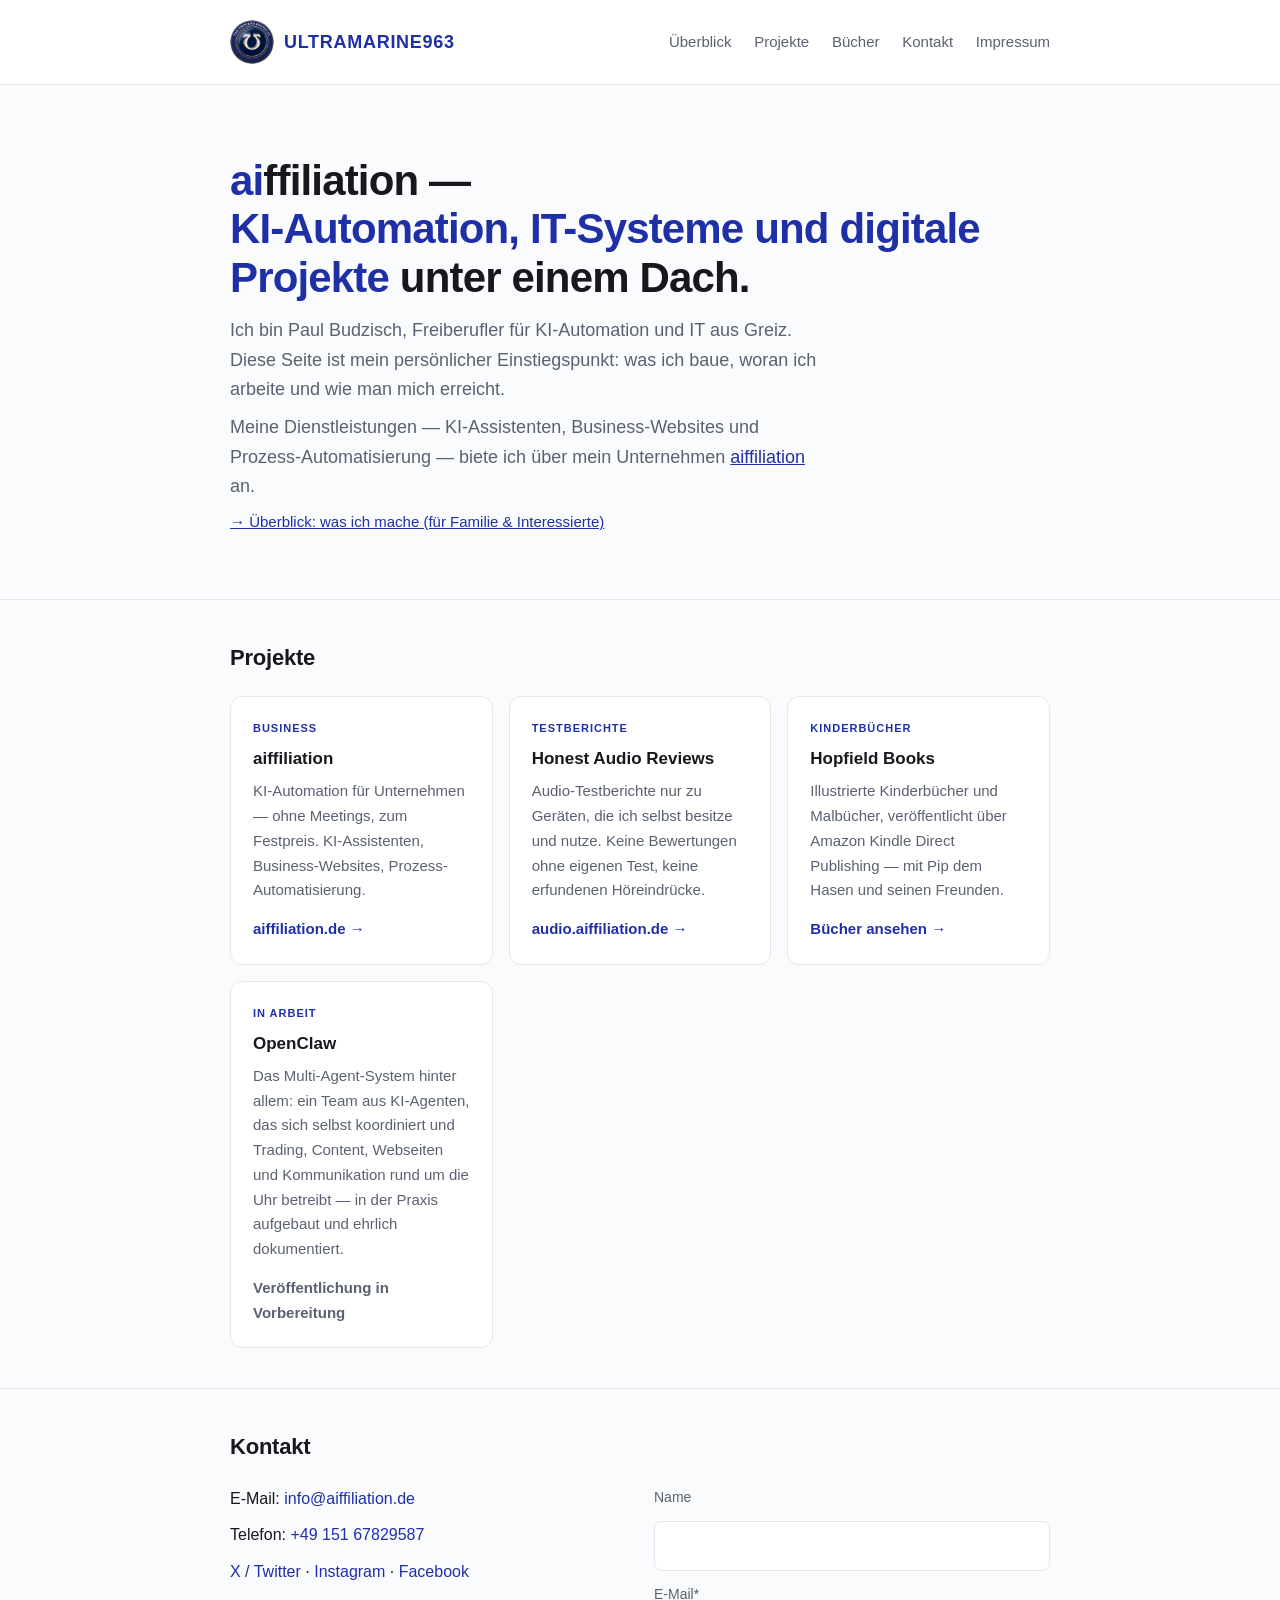
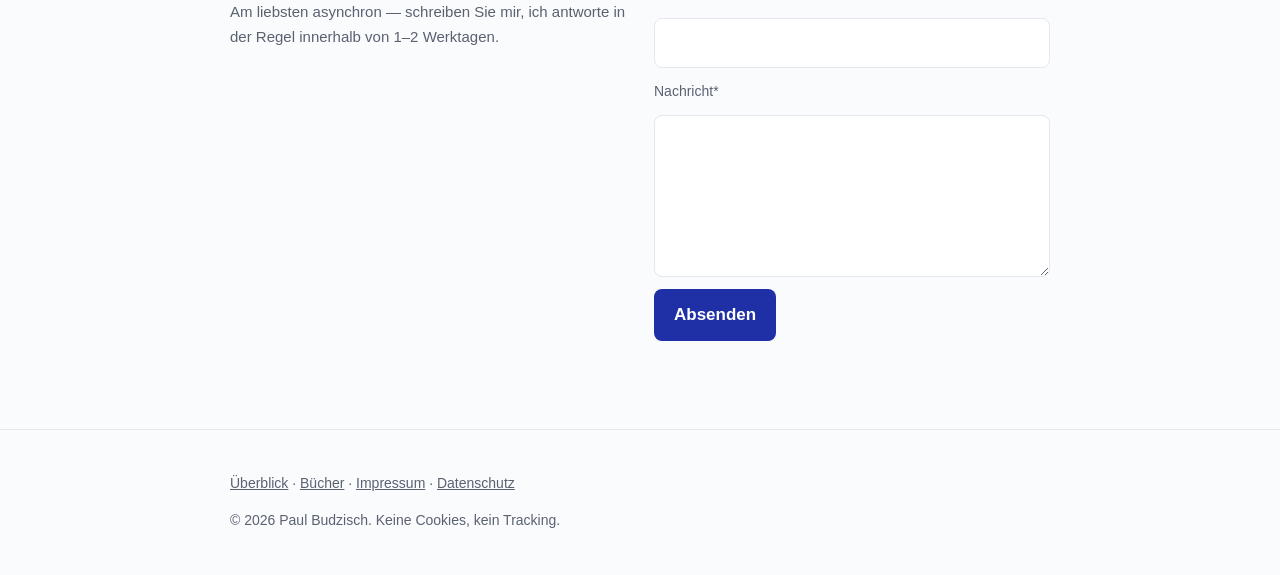
<file: index.html>
<!DOCTYPE html>
<html lang="de">
<head>
<meta charset="utf-8">
<meta name="viewport" content="width=device-width, initial-scale=1">
<title>Ultramarine963 — aiffiliation</title>
<meta name="description" content="Ultramarine963 — aiffiliation: KI-Automation, IT-Systeme und digitale Projekte aus Greiz.">
<link rel="canonical" href="https://ultramarine963.com/">
<meta property="og:title" content="Ultramarine963 — aiffiliation">
<meta property="og:type" content="website">
<meta property="og:url" content="https://ultramarine963.com/">
<meta property="og:image" content="https://ultramarine963.com/logo-official.png">
<meta property="og:description" content="Ultramarine963 — aiffiliation: KI-Automation, IT-Systeme und digitale Projekte aus Greiz.">
<link rel="icon" href="favicon.svg" type="image/svg+xml">
<link rel="icon" href="favicon-128.png" type="image/png" sizes="128x128">
<link rel="stylesheet" href="style.css">
</head>
<body>
<header>
  <div class="wrap">
    <a class="mark" href="/"><img class="seal" src="logo-official.png" alt="Ultramarine seal"><span class="mktxt">ULTRAMARINE<em>963</em></span></a>
    <nav>
      <a href="/family">Überblick</a>
      <a href="#projekte">Projekte</a>
      <a href="/books">Bücher</a>
      <a href="#kontakt">Kontakt</a>
      <a href="impressum.html">Impressum</a>
    </nav>
  </div>
</header>

<main>
  <section class="hero">
    <div class="wrap">
      <h1><span style="color:var(--ultra)">ai</span>ffiliation —<br><em>KI-Automation, IT-Systeme und digitale Projekte</em> unter einem Dach.</h1>
      <p>Ich bin Paul Budzisch, Freiberufler für KI-Automation und IT aus Greiz. Diese Seite ist mein
      persönlicher Einstiegspunkt: was ich baue, woran ich arbeite und wie man mich erreicht.</p>
      <p>Meine Dienstleistungen — KI-Assistenten, Business-Websites und Prozess-Automatisierung —
      biete ich über mein Unternehmen <a href="https://aiffiliation.de/" style="color:var(--ultra)">aiffiliation</a> an.</p>
      <p style="font-size:15px"><a href="/family" style="color:var(--ultra)">→ Überblick: was ich mache (für Familie &amp; Interessierte)</a></p>
    </div>
  </section>

  <section class="sect" id="projekte">
    <div class="wrap">
      <h2>Projekte</h2>
      <div class="cards">
        <div class="card">
          <span class="tag">Business</span>
          <h3>aiffiliation</h3>
          <p>KI-Automation für Unternehmen — ohne Meetings, zum Festpreis. KI-Assistenten,
          Business-Websites, Prozess-Automatisierung.</p>
          <a class="go" href="https://aiffiliation.de/">aiffiliation.de &rarr;</a>
        </div>
        <div class="card">
          <span class="tag">Testberichte</span>
          <h3>Honest Audio Reviews</h3>
          <p>Audio-Testberichte nur zu Geräten, die ich selbst besitze und nutze. Keine Bewertungen
          ohne eigenen Test, keine erfundenen Höreindrücke.</p>
          <a class="go" href="https://audio.aiffiliation.de/">audio.aiffiliation.de &rarr;</a>
        </div>
        <div class="card">
          <span class="tag">Kinderbücher</span>
          <h3>Hopfield Books</h3>
          <p>Illustrierte Kinderbücher und Malbücher, veröffentlicht über Amazon Kindle Direct
          Publishing — mit Pip dem Hasen und seinen Freunden.</p>
          <a class="go" href="/books">Bücher ansehen &rarr;</a>
        </div>
        <div class="card">
          <span class="tag">In Arbeit</span>
          <h3>OpenClaw</h3>
          <p>Das Multi-Agent-System hinter allem: ein Team aus KI-Agenten, das sich selbst
          koordiniert und Trading, Content, Webseiten und Kommunikation rund um die Uhr betreibt —
          in der Praxis aufgebaut und ehrlich dokumentiert.</p>
          <span class="go" style="color:var(--muted)">Veröffentlichung in Vorbereitung</span>
        </div>
      </div>
    </div>
  </section>

  <section class="sect" id="kontakt">
    <div class="wrap">
      <h2>Kontakt</h2>
      <div class="contact-grid">
        <div>
          <ul class="contact-list">
            <li>E-Mail: <a href="mailto:info@aiffiliation.de">info@aiffiliation.de</a></li>
            <li>Telefon: <a href="tel:+4915167829587">+49&nbsp;151&nbsp;67829587</a></li>
            <li><a href="https://twitter.com/Ultramarine_963" rel="noopener" target="_blank">X / Twitter</a> ·
                <a href="https://www.instagram.com/ultramarine963/" rel="noopener" target="_blank">Instagram</a> ·
                <a href="https://www.facebook.com/profile.php?id=100091274201355" rel="noopener" target="_blank">Facebook</a></li>
          </ul>
          <p style="color:var(--muted);font-size:15px">Am liebsten asynchron — schreiben Sie mir,
          ich antworte in der Regel innerhalb von 1–2 Werktagen.</p>
        </div>
        <form action="https://formspree.io/f/xbgdapyn" method="POST">
          <label for="name">Name</label>
          <input id="name" name="name" type="text" autocomplete="name">
          <label for="email">E-Mail*</label>
          <input id="email" name="email" type="email" required autocomplete="email">
          <label for="message">Nachricht*</label>
          <textarea id="message" name="message" rows="5" required></textarea>
          <button type="submit">Absenden</button>
        </form>
      </div>
    </div>
  </section>
</main>

<footer>
  <div class="wrap">
    <p><a href="/family">Überblick</a> · <a href="/books">Bücher</a> · <a href="impressum.html">Impressum</a> · <a href="datenschutz.html">Datenschutz</a></p>
    <p>&copy; 2026 Paul Budzisch. Keine Cookies, kein Tracking.</p>
  </div>
</footer>
</body>
</html>
</file>
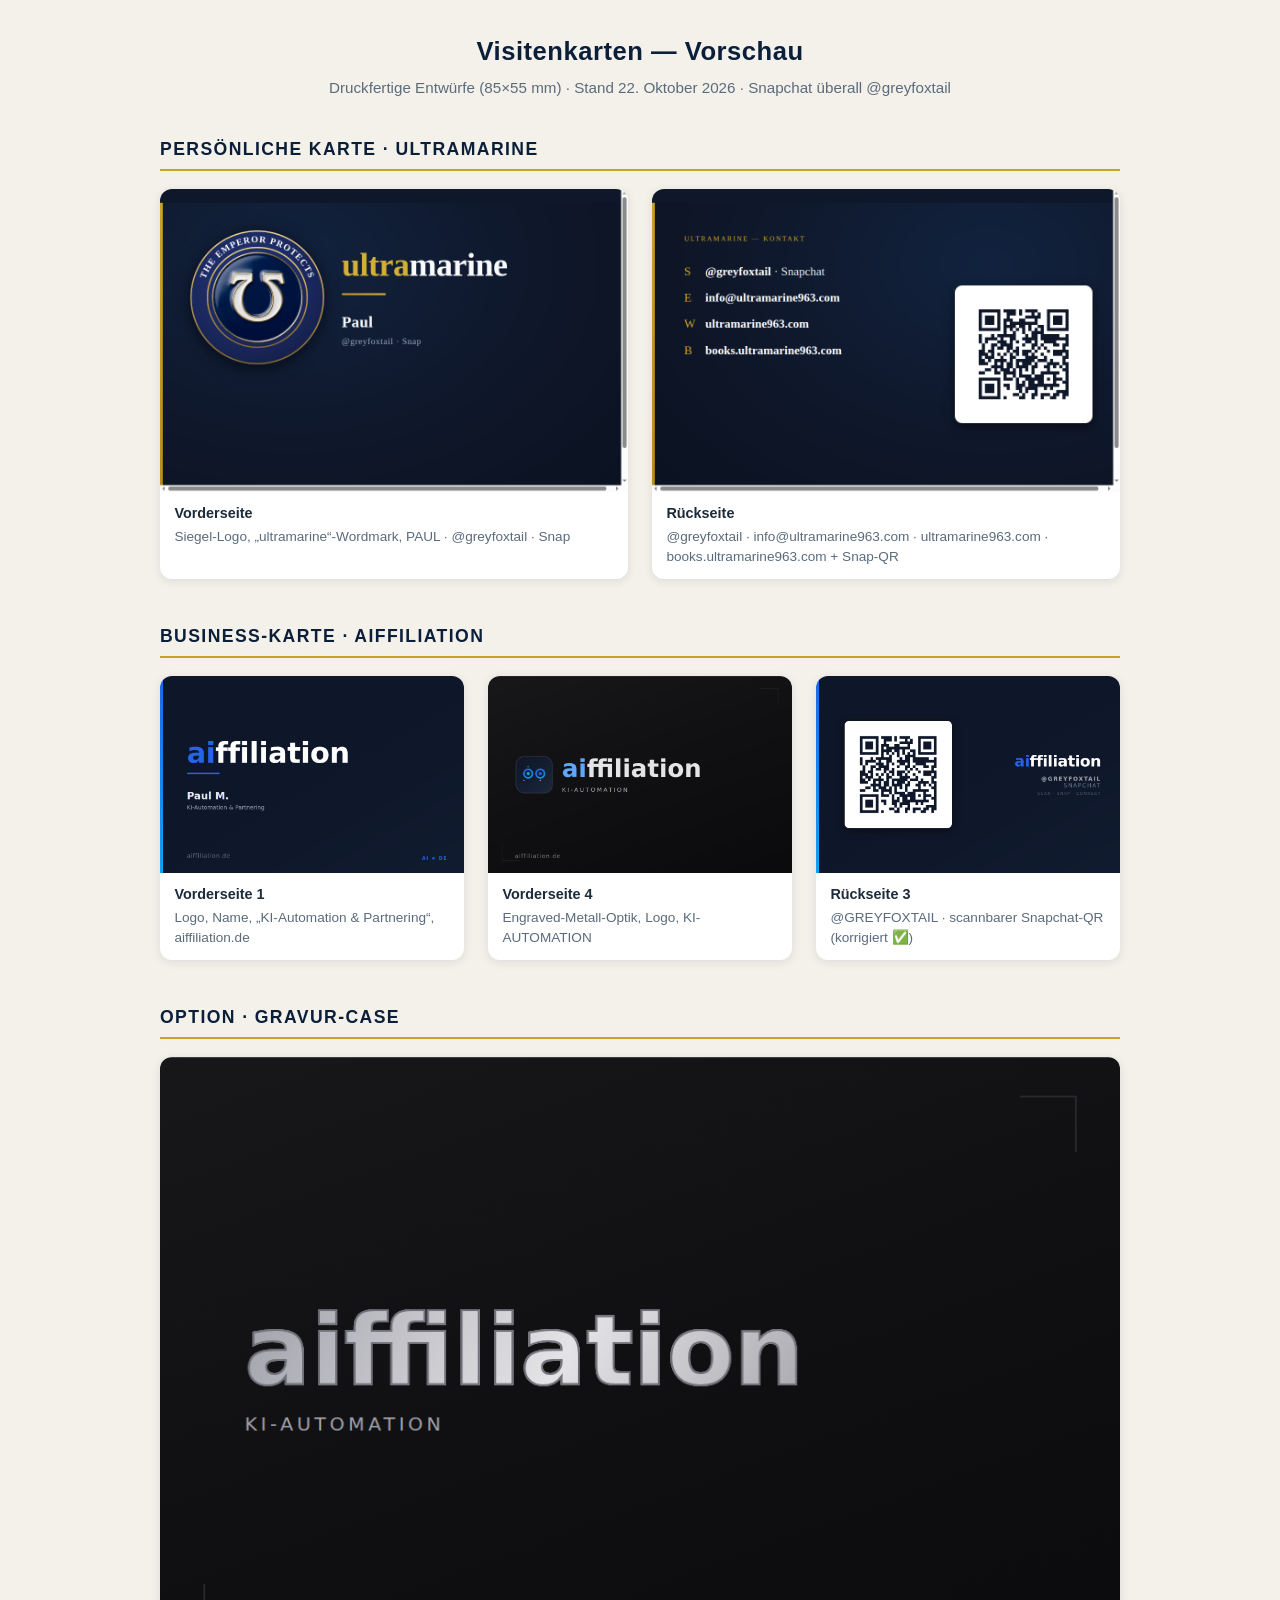
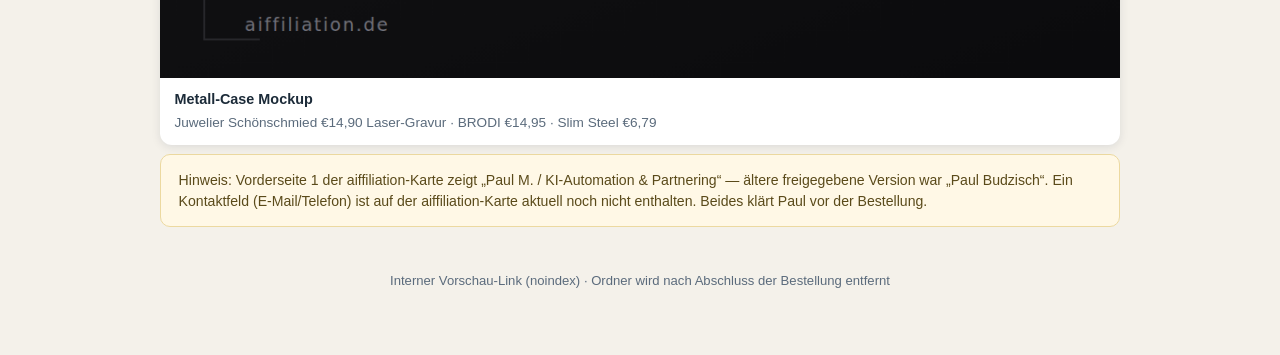
<file: bizcards-preview/index.html>
<!DOCTYPE html>
<html lang="de">
<head>
<meta charset="UTF-8">
<meta name="viewport" content="width=device-width, initial-scale=1.0">
<title>Visitenkarten Vorschau — Ultramarine &amp; aiffiliation</title>
<meta name="robots" content="noindex, nofollow">
<style>
  :root {
    --navy: #0b1f3a;
    --gold: #c9a227;
    --bg: #f4f1ea;
    --card-bg: #ffffff;
    --text: #1c2b39;
    --muted: #5b6b7c;
  }
  * { box-sizing: border-box; margin: 0; padding: 0; }
  body {
    font-family: -apple-system, BlinkMacSystemFont, "Segoe UI", Roboto, Helvetica, Arial, sans-serif;
    background: var(--bg);
    color: var(--text);
    padding: 2rem 1.25rem 4rem;
    line-height: 1.5;
  }
  .wrap { max-width: 960px; margin: 0 auto; }
  header { text-align: center; margin-bottom: 2.25rem; }
  header h1 { font-size: 1.6rem; color: var(--navy); letter-spacing: .02em; }
  header p { color: var(--muted); margin-top: .4rem; font-size: .95rem; }
  .set { margin-bottom: 2.75rem; }
  .set h2 {
    font-size: 1.1rem; color: var(--navy);
    border-bottom: 2px solid var(--gold);
    padding-bottom: .45rem; margin-bottom: 1.1rem;
    text-transform: uppercase; letter-spacing: .08em;
  }
  .grid { display: grid; grid-template-columns: repeat(auto-fit, minmax(280px, 1fr)); gap: 1.5rem; }
  .item {
    background: var(--card-bg);
    border-radius: 12px;
    box-shadow: 0 2px 10px rgba(11,31,58,.10);
    overflow: hidden;
  }
  .item img { width: 100%; height: auto; display: block; background: #fff; }
  .item .cap { padding: .7rem .9rem; font-size: .85rem; color: var(--muted); }
  .item .cap strong { color: var(--text); display: block; font-size: .9rem; margin-bottom: .15rem; }
  .note {
    background: #fff8e6; border: 1px solid #ecd9a0; border-radius: 10px;
    padding: .9rem 1.1rem; font-size: .88rem; color: #5a4a1a; margin-top: .6rem;
  }
  footer { text-align: center; margin-top: 2.5rem; color: var(--muted); font-size: .82rem; }
</style>
</head>
<body>
<div class="wrap">

  <header>
    <h1>Visitenkarten — Vorschau</h1>
    <p>Druckfertige Entwürfe (85×55 mm) · Stand 22. Oktober 2026 · Snapchat überall @greyfoxtail</p>
  </header>

  <section class="set">
    <h2>Persönliche Karte · Ultramarine</h2>
    <div class="grid">
      <div class="item">
        <img src="personal-card-ultramarine-final.png" alt="Ultramarine Karte Vorderseite">
        <div class="cap"><strong>Vorderseite</strong>Siegel-Logo, „ultramarine“-Wordmark, PAUL · @greyfoxtail · Snap</div>
      </div>
      <div class="item">
        <img src="personal-card-ultramarine-back.png" alt="Ultramarine Karte Rückseite">
        <div class="cap"><strong>Rückseite</strong>@greyfoxtail · info@ultramarine963.com · ultramarine963.com · books.ultramarine963.com + Snap-QR</div>
      </div>
    </div>
  </section>

  <section class="set">
    <h2>Business-Karte · aiffiliation</h2>
    <div class="grid">
      <div class="item">
        <img src="variant1-front.png" alt="aiffiliation Vorderseite Variante 1">
        <div class="cap"><strong>Vorderseite 1</strong>Logo, Name, „KI-Automation &amp; Partnering“, aiffiliation.de</div>
      </div>
      <div class="item">
        <img src="variant4-metal-logo.png" alt="aiffiliation Vorderseite Variante 4">
        <div class="cap"><strong>Vorderseite 4</strong>Engraved-Metall-Optik, Logo, KI-AUTOMATION</div>
      </div>
      <div class="item">
        <img src="back-qr-real.png" alt="aiffiliation Rückseite mit Snap-QR">
        <div class="cap"><strong>Rückseite 3</strong>@GREYFOXTAIL · scannbarer Snapchat-QR (korrigiert ✅)</div>
      </div>
    </div>
  </section>

  <section class="set">
    <h2>Option · Gravur-Case</h2>
    <div class="grid">
      <div class="item">
        <img src="metal-case.png" alt="Metall-Case Mockup">
        <div class="cap"><strong>Metall-Case Mockup</strong>Juwelier Schönschmied €14,90 Laser-Gravur · BRODI €14,95 · Slim Steel €6,79</div>
      </div>
    </div>
    <div class="note">
      Hinweis: Vorderseite 1 der aiffiliation-Karte zeigt „Paul M. / KI-Automation &amp; Partnering“ —
      ältere freigegebene Version war „Paul Budzisch“. Ein Kontaktfeld (E-Mail/Telefon) ist auf der
      aiffiliation-Karte aktuell noch nicht enthalten. Beides klärt Paul vor der Bestellung.
    </div>
  </section>

  <footer>Interner Vorschau-Link (noindex) · Ordner wird nach Abschluss der Bestellung entfernt</footer>
</div>
</body>
</html>
</file>
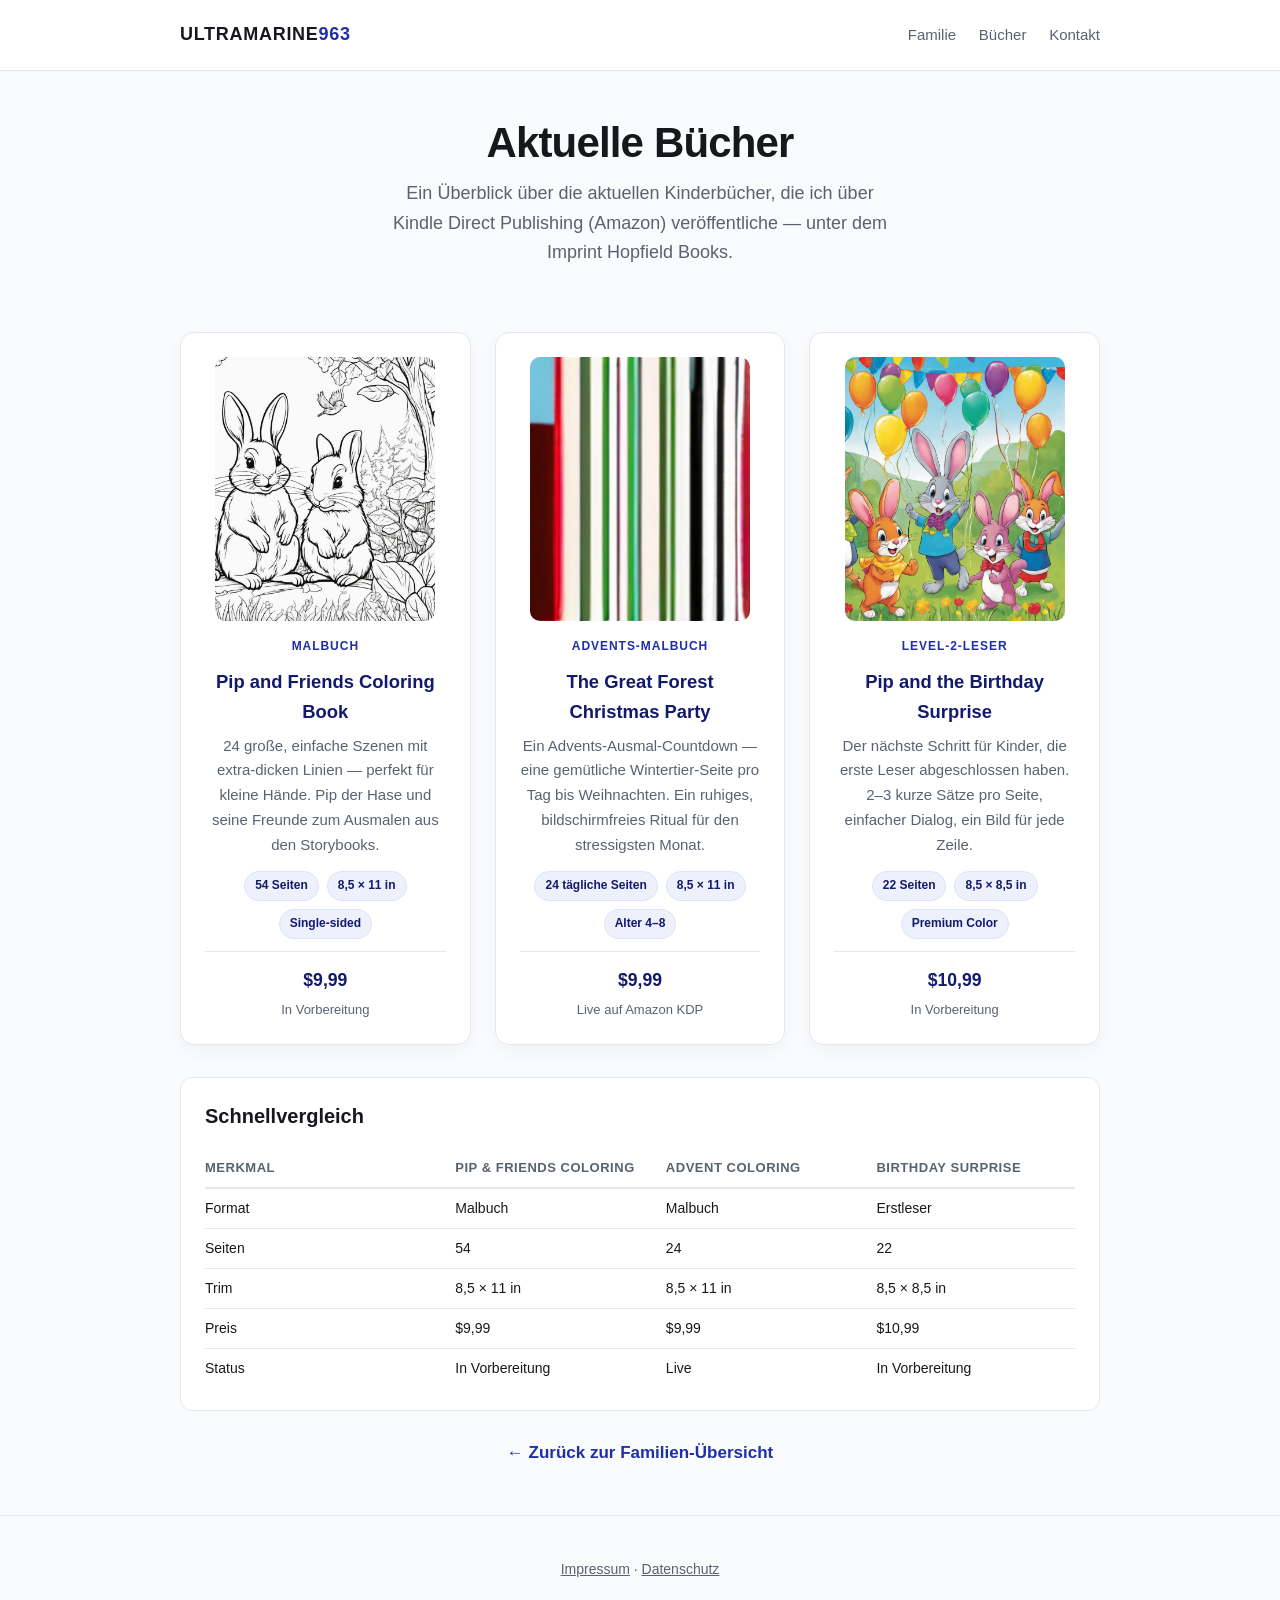
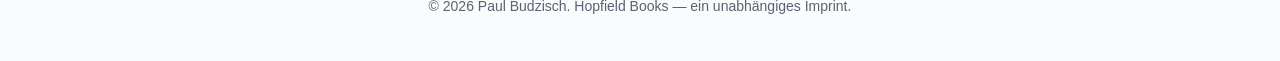
<file: books.html>
<!DOCTYPE html>
<html lang="de">
<head>
<meta charset="utf-8">
<meta name="viewport" content="width=device-width, initial-scale=1">
<title>Pauls Bücher — Vergleich</title>
<meta name="description" content="Übersicht der aktuellen Bücher von Paul Budzisch — KDP Kindle Direct Publishing.">
<link rel="canonical" href="https://ultramarine963.com/books.html">
<link rel="icon" href="favicon.svg" type="image/svg+xml">
<style>
:root{
  --ink:#16181d; --muted:#5a6170; --bg:#fafbfd; --card:#ffffff;
  --ultra:#1f2fa6; --ultra-deep:#121a6e; --line:#e4e7ee;
  --accent:#0066cc; --accent2:#0099dd;
}
*{box-sizing:border-box}
html{scroll-behavior:smooth}
body{margin:0;background:var(--bg);color:var(--ink);
  font:17px/1.65 -apple-system,BlinkMacSystemFont,"Segoe UI",Roboto,sans-serif}
.wrap{max-width:960px;margin:0 auto;padding:0 20px}

header{padding:20px 0;border-bottom:1px solid var(--line);background:var(--card)}
header .wrap{display:flex;justify-content:space-between;align-items:center;flex-wrap:wrap;gap:10px}
.mark{font-weight:800;letter-spacing:.04em;text-decoration:none;color:var(--ink);font-size:18px}
.mark span{color:var(--ultra)}
nav a{color:var(--muted);text-decoration:none;margin-left:18px;font-size:15px}
nav a:hover{color:var(--ultra)}

.hero{padding:48px 0 32px;text-align:center}
.hero h1{font-size:clamp(28px,5vw,42px);line-height:1.15;margin:0 0 12px;letter-spacing:-.02em}
.hero p{max-width:520px;color:var(--muted);margin:0 auto;font-size:18px}

.books-grid{display:grid;gap:24px;grid-template-columns:repeat(auto-fit,minmax(260px,1fr));margin-top:32px}
.book{background:var(--card);border:1px solid var(--line);border-radius:14px;padding:24px;display:flex;flex-direction:column;align-items:center;text-align:center;box-shadow:0 6px 18px rgba(0,0,0,0.04)}
.book .cover-wrap{width:100%;max-width:220px;aspect-ratio:5/6;overflow:hidden;border-radius:10px;margin-bottom:16px;background:#f2f4f8}
.book .cover-wrap img{width:100%;height:100%;object-fit:cover;object-position:right center;display:block}
.book h3{margin:0 0 6px;font-size:1.15rem;color:var(--ultra-deep)}
.book .tag{font-size:12px;text-transform:uppercase;letter-spacing:.08em;color:var(--ultra);font-weight:700;margin-bottom:10px}
.book p{margin:0 0 14px;color:var(--muted);font-size:15px;flex:1}
.book .meta{display:flex;gap:8px;flex-wrap:wrap;justify-content:center;margin-bottom:12px}
.pill{font-size:12px;font-weight:600;color:var(--ultra-deep);background:#eef1fb;border:1px solid #dce3f7;padding:4px 10px;border-radius:999px}
.book .foot{margin-top:auto;width:100%;border-top:1px solid var(--line);padding-top:14px}
.book .price{font-weight:700;font-size:1.1rem;color:var(--ultra-deep)}
.book .status{font-size:13px;color:var(--muted);margin-top:4px}

.comparison-bar{background:var(--card);border:1px solid var(--line);border-radius:12px;padding:22px 24px;margin-top:32px}
.comparison-bar h2{font-size:20px;margin:0 0 16px}
.comparison-row{display:grid;grid-template-columns:1.2fr 1fr 1fr 1fr;gap:12px;align-items:center;padding:8px 0;border-bottom:1px solid var(--line);font-size:14px}
.comparison-row:last-child{border-bottom:none}
.comparison-row.head{font-weight:700;color:var(--muted);font-size:13px;text-transform:uppercase;letter-spacing:.04em;border-bottom:2px solid var(--line)}

.backlink{text-align:center;margin-top:28px}
.backlink a{color:var(--ultra);text-decoration:none;font-weight:600}
.backlink a:hover{text-decoration:underline}

footer{border-top:1px solid var(--line);margin-top:48px;padding:28px 0;color:var(--muted);font-size:14px;text-align:center}
footer a{color:var(--muted)}
footer a:hover{color:var(--ultra)}

@media(max-width:720px){
  .comparison-row{grid-template-columns:1fr 1fr}
  .comparison-row.head{display:none}
  .comparison-row>span{display:flex;justify-content:space-between}
  .comparison-row>span::before{content:attr(data-label);font-weight:700;color:var(--muted)}
}
</style>
</head>
<body>

<header>
  <div class="wrap">
    <a class="mark" href="index.html">ULTRAMARINE<span>963</span></a>
    <nav>
      <a href="family.html">Familie</a>
      <a href="books.html">Bücher</a>
      <a href="index.html#kontakt">Kontakt</a>
    </nav>
  </div>
</header>

<main>
  <section class="hero">
    <div class="wrap">
      <h1>Aktuelle Bücher</h1>
      <p>Ein Überblick über die aktuellen Kinderbücher, die ich über Kindle Direct Publishing (Amazon) veröffentliche — unter dem Imprint Hopfield Books.</p>
    </div>
  </section>

  <section class="wrap">
    <div class="books-grid">
      <article class="book">
        <div class="cover-wrap">
          <img src="assets/KDP_Pip_Friends_Cover.png" alt="Pip and Friends Coloring Book">
        </div>
        <div class="tag">Malbuch</div>
        <h3>Pip and Friends Coloring Book</h3>
        <p>24 große, einfache Szenen mit extra-dicken Linien — perfekt für kleine Hände. Pip der Hase und seine Freunde zum Ausmalen aus den Storybooks.</p>
        <div class="meta">
          <span class="pill">54 Seiten</span>
          <span class="pill">8,5 × 11 in</span>
          <span class="pill">Single-sided</span>
        </div>
        <div class="foot">
          <div class="price">$9,99</div>
          <div class="status">In Vorbereitung</div>
        </div>
      </article>

      <article class="book">
        <div class="cover-wrap">
          <img src="assets/KDP_Thumbnail_Uniform.png" alt="The Great Forest Christmas Party">
        </div>
        <div class="tag">Advents-Malbuch</div>
        <h3>The Great Forest Christmas Party</h3>
        <p>Ein Advents-Ausmal-Countdown — eine gemütliche Wintertier-Seite pro Tag bis Weihnachten. Ein ruhiges, bildschirmfreies Ritual für den stressigsten Monat.</p>
        <div class="meta">
          <span class="pill">24 tägliche Seiten</span>
          <span class="pill">8,5 × 11 in</span>
          <span class="pill">Alter 4–8</span>
        </div>
        <div class="foot">
          <div class="price">$9,99</div>
          <div class="status">Live auf Amazon KDP</div>
        </div>
      </article>

      <article class="book">
        <div class="cover-wrap">
          <img src="assets/KDP_Pip_Birthday_Surprise_Cover.png" alt="Pip and the Birthday Surprise">
        </div>
        <div class="tag">Level-2-Leser</div>
        <h3>Pip and the Birthday Surprise</h3>
        <p>Der nächste Schritt für Kinder, die erste Leser abgeschlossen haben. 2–3 kurze Sätze pro Seite, einfacher Dialog, ein Bild für jede Zeile.</p>
        <div class="meta">
          <span class="pill">22 Seiten</span>
          <span class="pill">8,5 × 8,5 in</span>
          <span class="pill">Premium Color</span>
        </div>
        <div class="foot">
          <div class="price">$10,99</div>
          <div class="status">In Vorbereitung</div>
        </div>
      </article>
    </div>

    <div class="comparison-bar">
      <h2>Schnellvergleich</h2>
      <div class="comparison-row head">
        <span>Merkmal</span>
        <span>Pip &amp; Friends Coloring</span>
        <span>Advent Coloring</span>
        <span>Birthday Surprise</span>
      </div>
      <div class="comparison-row">
        <span data-label="Merkmal">Format</span>
        <span data-label="Pip &amp; Friends">Malbuch</span>
        <span data-label="Advent">Malbuch</span>
        <span data-label="Birthday">Erstleser</span>
      </div>
      <div class="comparison-row">
        <span data-label="Merkmal">Seiten</span>
        <span data-label="Pip &amp; Friends">54</span>
        <span data-label="Advent">24</span>
        <span data-label="Birthday">22</span>
      </div>
      <div class="comparison-row">
        <span data-label="Merkmal">Trim</span>
        <span data-label="Pip &amp; Friends">8,5 × 11 in</span>
        <span data-label="Advent">8,5 × 11 in</span>
        <span data-label="Birthday">8,5 × 8,5 in</span>
      </div>
      <div class="comparison-row">
        <span data-label="Merkmal">Preis</span>
        <span data-label="Pip &amp; Friends">$9,99</span>
        <span data-label="Advent">$9,99</span>
        <span data-label="Birthday">$10,99</span>
      </div>
      <div class="comparison-row">
        <span data-label="Merkmal">Status</span>
        <span data-label="Pip &amp; Friends">In Vorbereitung</span>
        <span data-label="Advent">Live</span>
        <span data-label="Birthday">In Vorbereitung</span>
      </div>
    </div>

    <div class="backlink">
      <a href="family.html">← Zurück zur Familien-Übersicht</a>
    </div>
  </section>
</main>

<footer>
  <div class="wrap">
    <p><a href="impressum.html">Impressum</a> · <a href="datenschutz.html">Datenschutz</a></p>
    <p>&copy; 2026 Paul Budzisch. Hopfield Books — ein unabhängiges Imprint.</p>
  </div>
</footer>
</body>
</html>
</file>
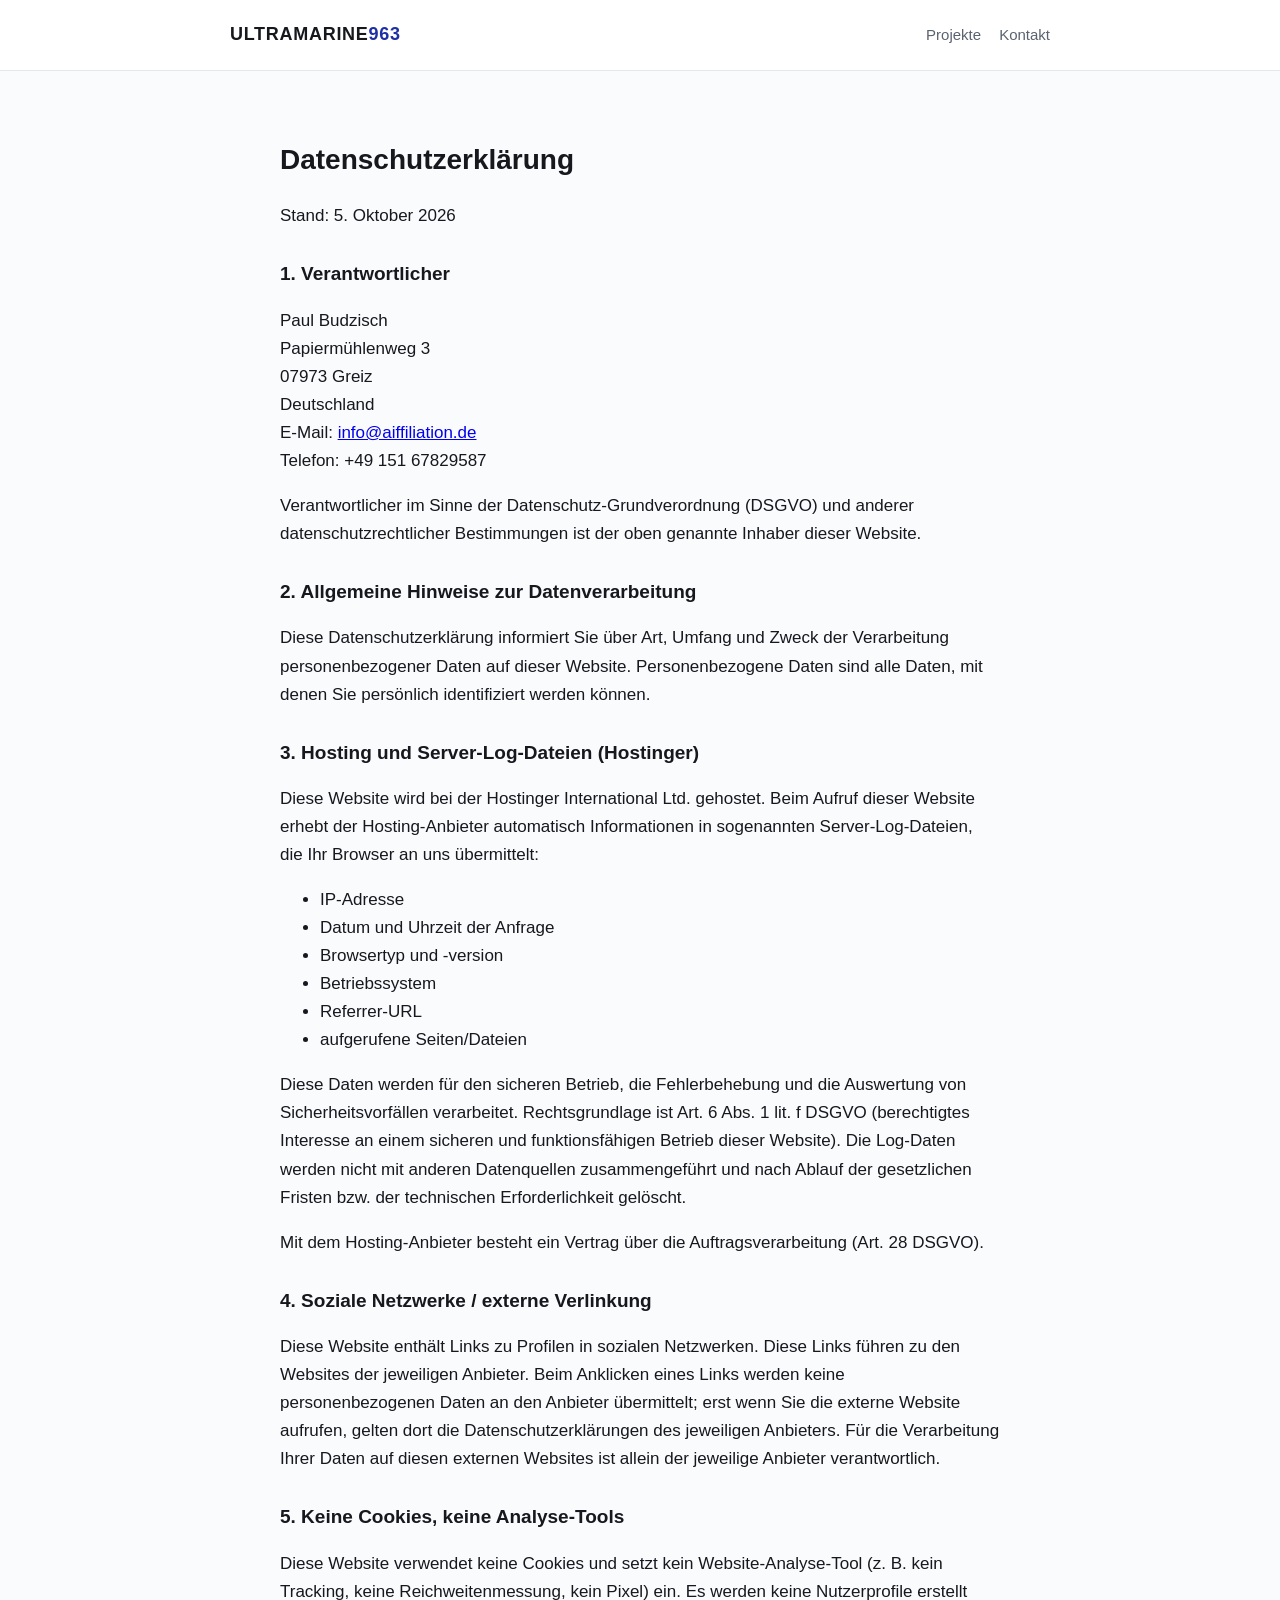
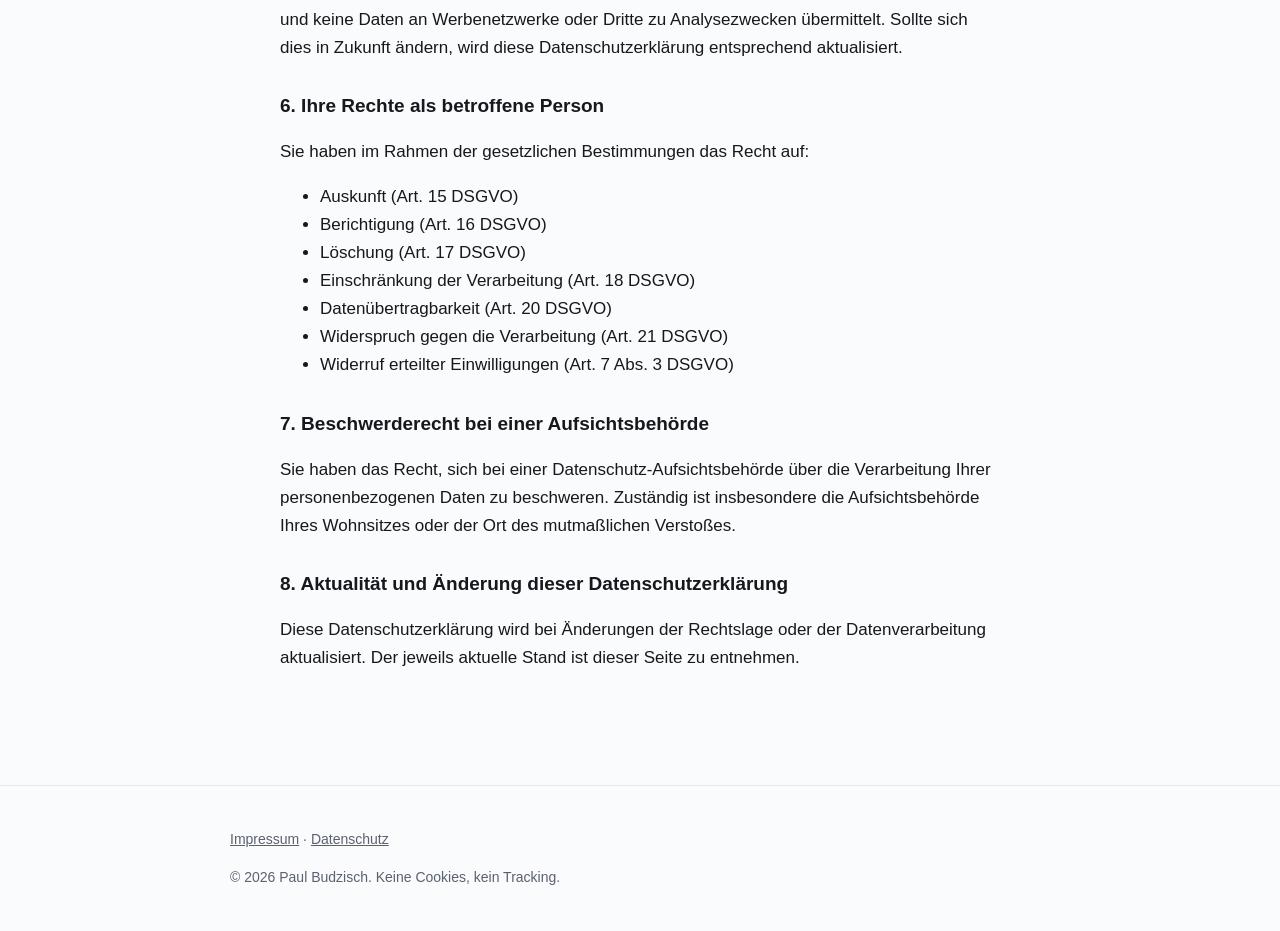
<file: datenschutz-formless.html>
<!DOCTYPE html>
<html lang="de">
<head>
<meta charset="utf-8"><meta name="viewport" content="width=device-width, initial-scale=1">
<title>Datenschutz — Ultramarine963</title>
<meta name="robots" content="noindex,follow">
<link rel="canonical" href="https://ultramarine963.com/datenschutz.html">
<link rel="icon" href="favicon.svg" type="image/svg+xml">
<link rel="stylesheet" href="style.css">
</head>
<body>
<header><div class="wrap"><a class="mark" href="index.html">ULTRAMARINE<span>963</span></a>
<nav><a href="index.html#projekte">Projekte</a><a href="index.html#kontakt">Kontakt</a></nav></div></header>
<main class="legal wrap">
<h1>Datenschutzerklärung</h1>
<p>Stand: 5. Oktober 2026</p>
<h2>1. Verantwortlicher</h2>
<p>Paul Budzisch<br>Papiermühlenweg 3<br>07973 Greiz<br>Deutschland<br>
E-Mail: <a href="mailto:info@aiffiliation.de">info@aiffiliation.de</a><br>
Telefon: +49 151 67829587</p>
<p>Verantwortlicher im Sinne der Datenschutz-Grundverordnung (DSGVO) und anderer
datenschutzrechtlicher Bestimmungen ist der oben genannte Inhaber dieser Website.</p>
<h2>2. Allgemeine Hinweise zur Datenverarbeitung</h2>
<p>Diese Datenschutzerklärung informiert Sie über Art, Umfang und Zweck der Verarbeitung
personenbezogener Daten auf dieser Website. Personenbezogene Daten sind alle Daten, mit denen
Sie persönlich identifiziert werden können.</p>
<h2>3. Hosting und Server-Log-Dateien (Hostinger)</h2>
<p>Diese Website wird bei der Hostinger International Ltd. gehostet. Beim Aufruf dieser Website
erhebt der Hosting-Anbieter automatisch Informationen in sogenannten Server-Log-Dateien, die
Ihr Browser an uns übermittelt:</p>
<ul><li>IP-Adresse</li><li>Datum und Uhrzeit der Anfrage</li><li>Browsertyp und -version</li>
<li>Betriebssystem</li><li>Referrer-URL</li><li>aufgerufene Seiten/Dateien</li></ul>
<p>Diese Daten werden für den sicheren Betrieb, die Fehlerbehebung und die Auswertung von
Sicherheitsvorfällen verarbeitet. Rechtsgrundlage ist Art. 6 Abs. 1 lit. f DSGVO (berechtigtes
Interesse an einem sicheren und funktionsfähigen Betrieb dieser Website). Die Log-Daten werden
nicht mit anderen Datenquellen zusammengeführt und nach Ablauf der gesetzlichen Fristen bzw.
der technischen Erforderlichkeit gelöscht.</p>
<p>Mit dem Hosting-Anbieter besteht ein Vertrag über die Auftragsverarbeitung (Art. 28 DSGVO).</p>
<h2>4. Soziale Netzwerke / externe Verlinkung</h2>
<p>Diese Website enthält Links zu Profilen in sozialen Netzwerken. Diese Links führen zu den
Websites der jeweiligen Anbieter. Beim Anklicken eines Links werden keine personenbezogenen
Daten an den Anbieter übermittelt; erst wenn Sie die externe Website aufrufen, gelten dort die
Datenschutzerklärungen des jeweiligen Anbieters. Für die Verarbeitung Ihrer Daten auf diesen
externen Websites ist allein der jeweilige Anbieter verantwortlich.</p>
<h2>5. Keine Cookies, keine Analyse-Tools</h2>
<p>Diese Website verwendet keine Cookies und setzt kein Website-Analyse-Tool (z. B. kein
Tracking, keine Reichweitenmessung, kein Pixel) ein. Es werden keine Nutzerprofile erstellt
und keine Daten an Werbenetzwerke oder Dritte zu Analysezwecken übermittelt. Sollte sich dies
in Zukunft ändern, wird diese Datenschutzerklärung entsprechend aktualisiert.</p>
<h2>6. Ihre Rechte als betroffene Person</h2>
<p>Sie haben im Rahmen der gesetzlichen Bestimmungen das Recht auf:</p>
<ul><li>Auskunft (Art. 15 DSGVO)</li><li>Berichtigung (Art. 16 DSGVO)</li>
<li>Löschung (Art. 17 DSGVO)</li><li>Einschränkung der Verarbeitung (Art. 18 DSGVO)</li>
<li>Datenübertragbarkeit (Art. 20 DSGVO)</li><li>Widerspruch gegen die Verarbeitung (Art. 21 DSGVO)</li>
<li>Widerruf erteilter Einwilligungen (Art. 7 Abs. 3 DSGVO)</li></ul>
<h2>7. Beschwerderecht bei einer Aufsichtsbehörde</h2>
<p>Sie haben das Recht, sich bei einer Datenschutz-Aufsichtsbehörde über die Verarbeitung Ihrer
personenbezogenen Daten zu beschweren. Zuständig ist insbesondere die Aufsichtsbehörde Ihres
Wohnsitzes oder der Ort des mutmaßlichen Verstoßes.</p>
<h2>8. Aktualität und Änderung dieser Datenschutzerklärung</h2>
<p>Diese Datenschutzerklärung wird bei Änderungen der Rechtslage oder der Datenverarbeitung
aktualisiert. Der jeweils aktuelle Stand ist dieser Seite zu entnehmen.</p>
</main>
<footer><div class="wrap"><p><a href="impressum.html">Impressum</a> · <a href="datenschutz.html">Datenschutz</a></p>
<p>&copy; 2026 Paul Budzisch. Keine Cookies, kein Tracking.</p></div></footer>
</body></html>
</file>
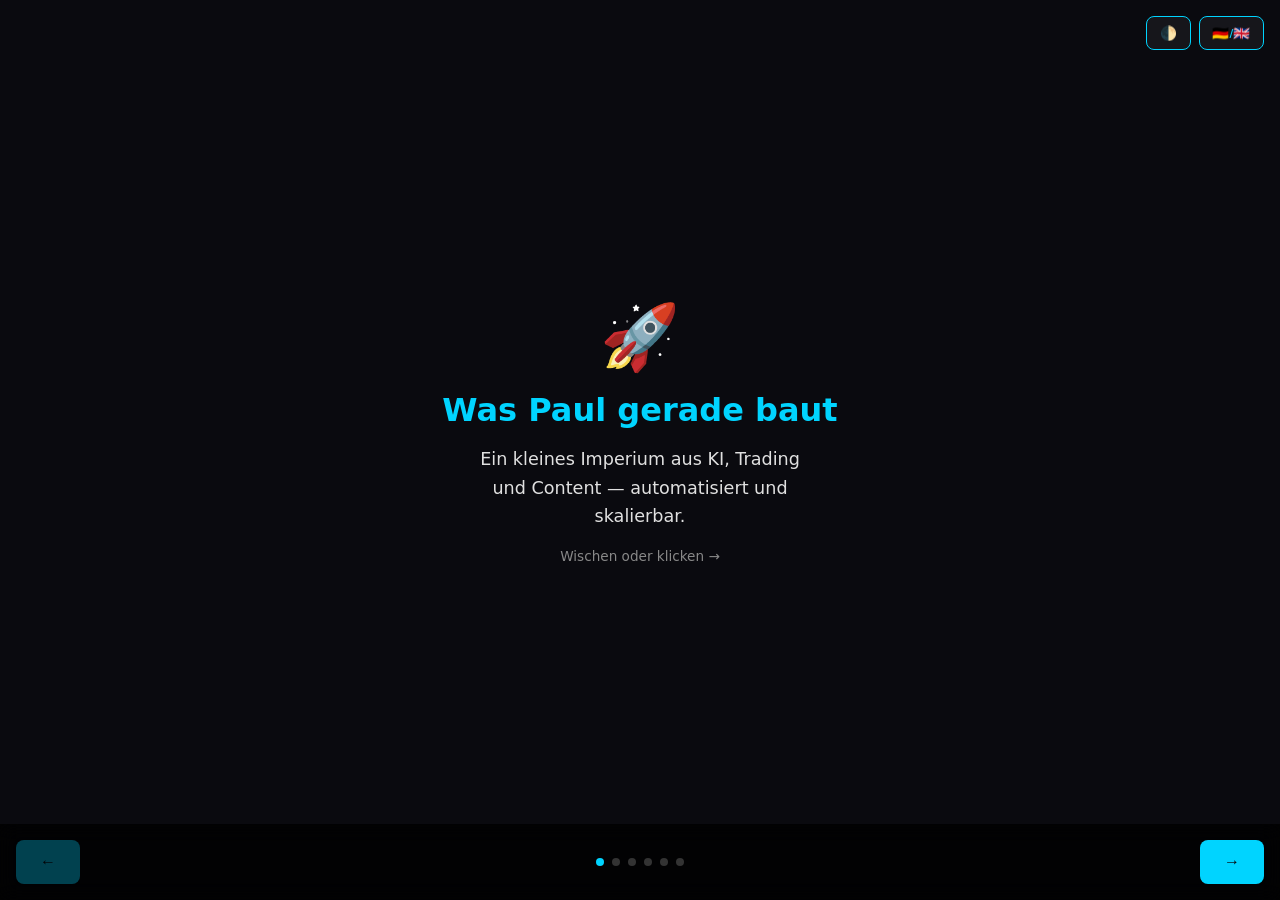
<file: family.html>
<!DOCTYPE html>
<html lang="de">
<head>
<meta charset="UTF-8">
<meta name="viewport" content="width=device-width, initial-scale=1.0">
<title>Was Paul macht — Familienvorstellung</title>
<style>
:root {
  --bg: #0a0a0f;
  --fg: #e0e0e0;
  --accent: #00d4ff;
  --accent2: #7ee8fa;
  --card: rgba(255,255,255,0.05);
  --muted: #888;
}

[data-theme="light"] {
  --bg: #f5f5f7;
  --fg: #1a1a2e;
  --accent: #0066cc;
  --accent2: #0099dd;
  --card: rgba(0,0,0,0.05);
  --muted: #666;
}

* { margin: 0; padding: 0; box-sizing: border-box; }
body {
  font-family: system-ui, -apple-system, sans-serif;
  background: var(--bg);
  color: var(--fg);
  overflow: hidden;
  transition: background 0.3s, color 0.3s;
}

.controls {
  position: fixed;
  top: 1rem;
  right: 1rem;
  display: flex;
  gap: 0.5rem;
  z-index: 100;
}

.btn-icon {
  background: var(--card);
  border: 1px solid var(--accent);
  color: var(--accent);
  padding: 0.5rem 0.8rem;
  border-radius: 8px;
  font-size: 0.85rem;
  cursor: pointer;
  transition: all 0.2s;
}

.btn-icon:hover { background: var(--accent); color: var(--bg); }

.slide {
  display: none;
  min-height: 100vh;
  padding: 4rem 1.5rem 5rem;
  flex-direction: column;
  justify-content: center;
  align-items: center;
  text-align: center;
  animation: fadeIn 0.5s ease;
}
.slide.active { display: flex; }
@keyframes fadeIn { from { opacity: 0; transform: translateY(20px); } to { opacity: 1; transform: translateY(0); } }

h1 { font-size: 2rem; margin-bottom: 1rem; color: var(--accent); }
h2 { font-size: 1.6rem; margin-bottom: 1rem; color: var(--accent2); }
p { font-size: 1.1rem; line-height: 1.6; max-width: 340px; margin-bottom: 1rem; }
.icon { font-size: 4rem; margin-bottom: 1rem; }
.number { font-size: 3rem; font-weight: bold; color: var(--accent); }
.label { font-size: 0.9rem; color: var(--muted); margin-top: 0.5rem; }
.grid-2 { display: grid; grid-template-columns: 1fr 1fr; gap: 1rem; max-width: 340px; margin: 1rem auto; }
.card { background: var(--card); border-radius: 12px; padding: 1rem; transition: background 0.3s; }
.card .emoji { font-size: 2rem; }
.card .text { font-size: 0.85rem; margin-top: 0.5rem; }
.nav {
  position: fixed;
  bottom: 0; left: 0; right: 0;
  display: flex;
  justify-content: space-between;
  align-items: center;
  padding: 1rem;
  background: rgba(0,0,0,0.8);
  backdrop-filter: blur(10px);
}
[data-theme="light"] .nav { background: rgba(255,255,255,0.9); }
.btn {
  background: var(--accent);
  color: var(--bg);
  border: none;
  padding: 0.8rem 1.5rem;
  border-radius: 8px;
  font-size: 1rem;
  font-weight: bold;
  cursor: pointer;
}
.btn:disabled { opacity: 0.3; }
.dots { display: flex; gap: 8px; }
.dot { width: 8px; height: 8px; border-radius: 50%; background: #333; transition: background 0.3s; }
[data-theme="light"] .dot { background: #ccc; }
.dot.active { background: var(--accent); }
.highlight { color: var(--accent); font-weight: bold; }
.small { font-size: 0.85rem; color: var(--muted); }
.hidden { display: none !important; }

/* Bar chart styles */
.bar-chart { max-width: 320px; margin: 1.2rem auto 0.4rem; text-align: left; }
.bar-row { display: flex; align-items: center; margin-bottom: 0.6rem; gap: 0.5rem; }
.bar-label { font-size: 0.8rem; color: var(--muted); width: 3.2rem; text-align: right; flex-shrink: 0; }
.bar-track { flex: 1; background: var(--card); border-radius: 6px; height: 1.4rem; overflow: hidden; }
.bar-fill { height: 100%; border-radius: 6px; display: flex; align-items: center; justify-content: flex-end; padding-right: 0.4rem; font-size: 0.72rem; font-weight: bold; color: #fff; }
.bar-ada { background: #00d4ff; width: 50%; }
.bar-eth { background: #7ee8fa; width: 32%; color: #0a0a0f; }
.bar-shib { background: #5555ff; width: 19%; }

/* Research + fleet-map */
.research-stat { margin: 0.4rem auto 0; font-size: 0.82rem; color: var(--accent2); max-width: 320px; }
.fleet-map { margin: 1rem auto 0; max-width: 330px; }
.fleet-hub { display: inline-block; background: var(--accent); color: var(--bg); font-weight: bold; padding: 0.4rem 1rem; border-radius: 999px; font-size: 0.85rem; margin-bottom: 0.7rem; }
.fleet-agents { display: flex; flex-wrap: wrap; gap: 0.4rem; justify-content: center; }
.fleet-agents span { background: var(--card); border: 1px solid var(--accent); color: var(--accent2); font-size: 0.72rem; padding: 0.25rem 0.55rem; border-radius: 6px; }

/* Book cover thumbs */
.book-thumb { width: 90px; height: 120px; object-fit: cover; border-radius: 6px; margin: 0 auto 0.5rem; display: block; box-shadow: 0 4px 12px rgba(0,0,0,0.3); }
[data-theme="light"] .book-thumb { box-shadow: 0 4px 12px rgba(0,0,0,0.1); }
.book-grid { display: grid; grid-template-columns: 1fr 1fr 1fr; gap: 0.6rem; max-width: 360px; margin: 1rem auto; }
.book-card { background: var(--card); border-radius: 10px; padding: 0.6rem; text-align: center; text-decoration: none; display: block; }
.book-card .title { font-size: 0.78rem; font-weight: bold; color: var(--accent2); margin-bottom: 0.2rem; }
.book-card .desc { font-size: 0.7rem; color: var(--muted); line-height: 1.35; }
.book-card .st { font-size: 0.62rem; color: var(--accent); margin-top: 0.3rem; text-transform: uppercase; letter-spacing: .04em; }
.book-link { display: inline-block; margin-top: 0.3rem; color: var(--accent); font-weight: bold; text-decoration: none; font-size: 0.95rem; border: 1px solid var(--accent); padding: 0.45rem 1rem; border-radius: 8px; }
.book-link:hover { background: var(--accent); color: var(--bg); }
</style>
</head>
<body>

<div class="controls">
  <button class="btn-icon" onclick="toggleTheme()" title="Dark/Light">🌓</button>
  <button class="btn-icon" onclick="toggleLang()" title="DE/EN">🇩🇪/🇬🇧</button>
</div>

<!-- ===== GERMAN SLIDES ===== -->
<div id="slides-de">

<div class="slide active" data-slide="1">
  <div class="icon">🚀</div>
  <h1>Was Paul gerade baut</h1>
  <p>Ein kleines Imperium aus KI, Trading und Content — automatisiert und skalierbar.</p>
  <p class="small">Wischen oder klicken →</p>
</div>

<div class="slide" data-slide="2">
  <div class="icon">🤖</div>
  <h2>Mein KI-Fleet</h2>
  <p>Statt einzelner Tools habe ich ein <span class="highlight">Team von KI-Agenten</span>, die rund um die Uhr arbeiten:</p>
  <div class="grid-2">
    <div class="card"><div class="emoji">📈</div><div class="text">Trading-Bots handeln Krypto automatisch</div></div>
    <div class="card"><div class="emoji">📚</div><div class="text">Bücher werden geschrieben und auf Amazon veröffentlicht</div></div>
    <div class="card"><div class="emoji">🌐</div><div class="text">Webseiten entstehen und pflegen sich selbst</div></div>
    <div class="card"><div class="emoji">📱</div><div class="text">Social Media Posts gehen automatisch live</div></div>
  </div>
  <div class="fleet-map">
    <div class="fleet-hub">🧠 Das Team koordiniert sich selbst</div>
    <div class="fleet-agents">
      <span>Sophia · Assistenz</span><span>Bob · Manager</span><span>Claw · Technik</span><span>Hermes · E-Mail</span><span>Echo · Social</span><span>Quanta · Trading</span><span>Lex · Recht</span><span>Airy · Posteingang</span><span>Pixel · Design</span><span>Gambit · Schach</span>
    </div>
  </div>
  <p class="small">17 aktive Agent-Workspaces + <span class="highlight">agora.ultramarine963.com</span></p>
</div>

<div class="slide" data-slide="3">
  <div class="icon">📊</div>
  <h2>Trading — ohne Stress</h2>
  <p>Drei Bots handeln <span class="highlight">automatisch Krypto</span> — vorsichtig, mit kleinem Einsatz:</p>
  <div class="number">~161 €</div>
  <div class="label">eingesetztes Kapital, 3 Bots, 24/7</div>
  <div class="bar-chart">
    <div class="bar-row"><span class="bar-label">ADA</span><div class="bar-track"><div class="bar-fill bar-ada">€80</div></div></div>
    <div class="bar-row"><span class="bar-label">ETH</span><div class="bar-track"><div class="bar-fill bar-eth">€51</div></div></div>
    <div class="bar-row"><span class="bar-label">SHIB</span><div class="bar-track"><div class="bar-fill bar-shib">€30</div></div></div>
  </div>
  <div class="research-stat">🔬 Dazu laufen <strong>29 Strategien parallel im Test</strong> — komplett ohne echtes Geld.</div>
  <p class="small">Kauft niedrig, verkauft hoch — vollautomatisch. Frühe Phase, Forschung. Stand: 18. Okt 2026.</p>
</div>

<div class="slide" data-slide="4">
  <div class="icon">📖</div>
  <h2>Bücher auf Amazon</h2>
  <p>Ich veröffentliche Kinderbücher über <span class="highlight">Kindle Direct Publishing</span>:</p>
  <div class="book-grid">
    <a class="book-card" href="books.html">
      <img src="assets/KDP_Pip_Friends_Cover.png" alt="Pip and Friends Coloring Book" class="book-thumb">
      <div class="title">Pip &amp; Friends</div>
      <div class="desc">Malbuch — 24 große Szenen</div>
      <div class="st">in Vorbereitung</div>
    </a>
    <a class="book-card" href="books.html">
      <img src="assets/KDP_Thumbnail_Uniform.png" alt="Advent Coloring Book" class="book-thumb">
      <div class="title">Advent-Malbuch</div>
      <div class="desc">24 Seiten bis Weihnachten</div>
      <div class="st">live auf Amazon</div>
    </a>
    <a class="book-card" href="books.html">
      <img src="assets/KDP_Pip_Birthday_Surprise_Cover.png" alt="Pip and the Birthday Surprise" class="book-thumb">
      <div class="title">Birthday Surprise</div>
      <div class="desc">Erstleser — 22 Seiten</div>
      <div class="st">in Vorbereitung</div>
    </a>
  </div>
  <a class="book-link" href="books.html">→ Alle Bücher &amp; Beispiele ansehen</a>
  <p class="small">KI hilft bei Illustrationen, Layout und Marketing.</p>
</div>

<div class="slide" data-slide="5">
  <div class="icon">🌟</div>
  <h2>Webseiten &amp; Kunden</h2>
  <p>Ich baue eine <span class="highlight">Full-Service-Agentur</span> auf:</p>
  <p>• ultramarine963.com — meine Hauptseite<br>
     • aiffiliation.de — KI-Automation für Firmen<br>
     • Produktbewertungen / Affiliate<br>
     • agora.ultramarine963.com — KI-Fleet Mission Control</p>
  <p class="small">Plus Social Media auf Mastodon, Bluesky und LinkedIn.</p>
</div>

<div class="slide" data-slide="6">
  <div class="icon">🎯</div>
  <h2>Die Vision</h2>
  <p>Alles zusammen ergibt ein <span class="highlight">selbsttragendes System</span>:</p>
  <p>Trading finanziert die Projekte.<br>
     Bücher bringen passives Einkommen.<br>
     Webseiten gewinnen Kunden.<br>
     KI-Agenten machen den Großteil der Arbeit.</p>
  <p style="margin-top:1.5rem; color:var(--accent2); font-weight:bold;">Das Ziel: Finanzielle Unabhängigkeit durch smarte Automatisierung.</p>
</div>

</div>

<!-- ===== ENGLISH SLIDES ===== -->
<div id="slides-en" class="hidden">

<div class="slide active" data-slide="1">
  <div class="icon">🚀</div>
  <h1>What Paul is Building</h1>
  <p>A small empire of AI, trading, and content — automated and scalable.</p>
  <p class="small">Swipe or click →</p>
</div>

<div class="slide" data-slide="2">
  <div class="icon">🤖</div>
  <h2>My AI Fleet</h2>
  <p>Instead of single tools, I have a <span class="highlight">team of AI agents</span> working around the clock:</p>
  <div class="grid-2">
    <div class="card"><div class="emoji">📈</div><div class="text">Trading bots buy and sell crypto automatically</div></div>
    <div class="card"><div class="emoji">📚</div><div class="text">Books are written and published on Amazon</div></div>
    <div class="card"><div class="emoji">🌐</div><div class="text">Websites build and maintain themselves</div></div>
    <div class="card"><div class="emoji">📱</div><div class="text">Social media posts go live automatically</div></div>
  </div>
  <div class="fleet-map">
    <div class="fleet-hub">🧠 The team coordinates itself</div>
    <div class="fleet-agents">
      <span>Sophia · Assistant</span><span>Bob · Manager</span><span>Claw · Tech</span><span>Hermes · Email</span><span>Echo · Social</span><span>Quanta · Trading</span><span>Lex · Legal</span><span>Airy · Inbox</span><span>Pixel · Design</span><span>Gambit · Chess</span>
    </div>
  </div>
  <p class="small">17 active agent workspaces + <span class="highlight">agora.ultramarine963.com</span></p>
</div>

<div class="slide" data-slide="3">
  <div class="icon">📊</div>
  <h2>Trading — No Stress</h2>
  <p>Three bots trade <span class="highlight">crypto automatically</span> — carefully, with a small stake:</p>
  <div class="number">~161 €</div>
  <div class="label">deployed capital, 3 bots, 24/7</div>
  <div class="bar-chart">
    <div class="bar-row"><span class="bar-label">ADA</span><div class="bar-track"><div class="bar-fill bar-ada">€80</div></div></div>
    <div class="bar-row"><span class="bar-label">ETH</span><div class="bar-track"><div class="bar-fill bar-eth">€51</div></div></div>
    <div class="bar-row"><span class="bar-label">SHIB</span><div class="bar-track"><div class="bar-fill bar-shib">€30</div></div></div>
  </div>
  <div class="research-stat">🔬 Plus <strong>29 strategies running in parallel on a test net</strong> — no real money at all.</div>
  <p class="small">Buys low, sells high — fully automated. Early stage, research. As of 18 Oct 2026.</p>
</div>

<div class="slide" data-slide="4">
  <div class="icon">📖</div>
  <h2>Books on Amazon</h2>
  <p>I publish children's books via <span class="highlight">Kindle Direct Publishing</span>:</p>
  <div class="book-grid">
    <a class="book-card" href="books.html">
      <img src="assets/KDP_Pip_Friends_Cover.png" alt="Pip and Friends Coloring Book" class="book-thumb">
      <div class="title">Pip &amp; Friends</div>
      <div class="desc">Coloring book — 24 scenes</div>
      <div class="st">in preparation</div>
    </a>
    <a class="book-card" href="books.html">
      <img src="assets/KDP_Thumbnail_Uniform.png" alt="Advent Coloring Book" class="book-thumb">
      <div class="title">Advent Coloring</div>
      <div class="desc">24 pages until Christmas</div>
      <div class="st">live on Amazon</div>
    </a>
    <a class="book-card" href="books.html">
      <img src="assets/KDP_Pip_Birthday_Surprise_Cover.png" alt="Pip and the Birthday Surprise" class="book-thumb">
      <div class="title">Birthday Surprise</div>
      <div class="desc">Early reader — 22 pages</div>
      <div class="st">in preparation</div>
    </a>
  </div>
  <a class="book-link" href="books.html">→ See all books &amp; examples</a>
  <p class="small">AI helps with illustrations, layout, and marketing.</p>
</div>

<div class="slide" data-slide="5">
  <div class="icon">🌟</div>
  <h2>Websites &amp; Clients</h2>
  <p>I'm building a <span class="highlight">full-service agency</span>:</p>
  <p>• ultramarine963.com — my main site<br>
     • aiffiliation.de — AI automation for businesses<br>
     • Product reviews / affiliate<br>
     • agora.ultramarine963.com — AI fleet Mission Control</p>
  <p class="small">Plus social media on Mastodon, Bluesky, and LinkedIn.</p>
</div>

<div class="slide" data-slide="6">
  <div class="icon">🎯</div>
  <h2>The Vision</h2>
  <p>Everything together becomes a <span class="highlight">self-sustaining system</span>:</p>
  <p>Trading funds the projects.<br>
     Books bring passive income.<br>
     Websites win clients.<br>
     AI agents do most of the work.</p>
  <p style="margin-top:1.5rem; color:var(--accent2); font-weight:bold;">Goal: Financial independence through smart automation.</p>
</div>

</div>

<div class="nav">
  <button class="btn" id="prevBtn" onclick="changeSlide(-1)">←</button>
  <div class="dots" id="dots"></div>
  <button class="btn" id="nextBtn" onclick="changeSlide(1)">→</button>
</div>

<script>
let current = 1;
const total = 6;
let lang = 'de';
let touchStart = 0;

function showSlide(n) {
  const container = document.getElementById('slides-' + lang);
  container.querySelectorAll('.slide').forEach(s => s.classList.remove('active'));
  const target = container.querySelector('[data-slide="' + n + '"]');
  if (target) target.classList.add('active');

  document.getElementById('prevBtn').disabled = (n === 1);
  document.getElementById('nextBtn').disabled = (n === total);

  document.querySelectorAll('.dot').forEach((d, i) => {
    d.classList.toggle('active', i + 1 === n);
  });
}

function changeSlide(dir) {
  current += dir;
  if (current < 1) current = 1;
  if (current > total) current = total;
  showSlide(current);
}

function toggleLang() {
  const deSlides = document.getElementById('slides-de');
  const enSlides = document.getElementById('slides-en');
  if (lang === 'de') {
    lang = 'en';
    deSlides.classList.add('hidden');
    enSlides.classList.remove('hidden');
  } else {
    lang = 'de';
    enSlides.classList.add('hidden');
    deSlides.classList.remove('hidden');
  }
  current = 1;
  showSlide(1);
}

function toggleTheme() {
  const html = document.documentElement;
  const currentTheme = html.getAttribute('data-theme');
  html.setAttribute('data-theme', currentTheme === 'light' ? 'dark' : 'light');
}

document.addEventListener('touchstart', e => { touchStart = e.changedTouches[0].screenX; });
document.addEventListener('touchend', e => {
  let touchEnd = e.changedTouches[0].screenX;
  if (touchStart - touchEnd > 50) changeSlide(1);
  if (touchEnd - touchStart > 50) changeSlide(-1);
});

for (let i = 1; i <= total; i++) {
  let dot = document.createElement('div');
  dot.className = 'dot' + (i === 1 ? ' active' : '');
  document.getElementById('dots').appendChild(dot);
}

document.addEventListener('keydown', e => {
  if (e.key === 'ArrowRight') changeSlide(1);
  if (e.key === 'ArrowLeft') changeSlide(-1);
});

showSlide(1);
</script>
</body>
</html>
</file>
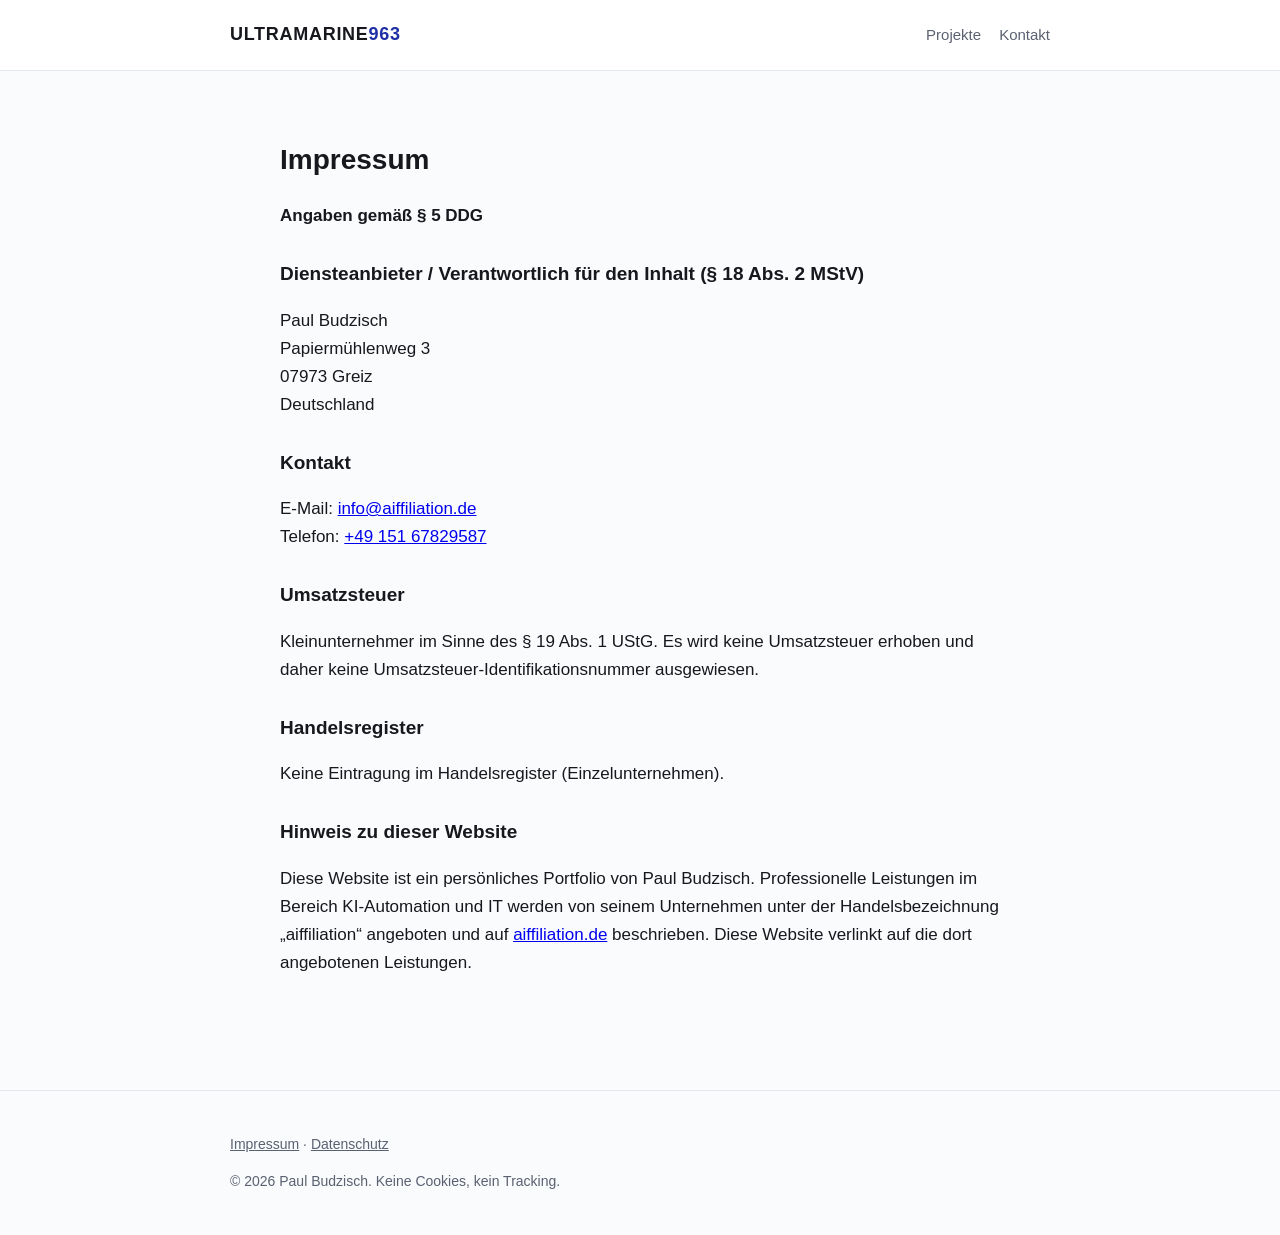
<file: impressum.html>
<!DOCTYPE html>
<html lang="de">
<head>
<meta charset="utf-8"><meta name="viewport" content="width=device-width, initial-scale=1">
<title>Impressum — Ultramarine963</title>
<meta name="robots" content="noindex,follow">
<link rel="canonical" href="https://ultramarine963.com/impressum.html">
<link rel="icon" href="favicon.svg" type="image/svg+xml">
<link rel="stylesheet" href="style.css">
</head>
<body>
<header><div class="wrap"><a class="mark" href="index.html">ULTRAMARINE<span>963</span></a>
<nav><a href="index.html#projekte">Projekte</a><a href="index.html#kontakt">Kontakt</a></nav></div></header>
<main class="legal wrap">
<h1>Impressum</h1>
<p><strong>Angaben gemäß § 5 DDG</strong></p>
<h2>Diensteanbieter / Verantwortlich für den Inhalt (§ 18 Abs. 2 MStV)</h2>
<p>Paul Budzisch<br>Papiermühlenweg 3<br>07973 Greiz<br>Deutschland</p>
<h2>Kontakt</h2>
<p>E-Mail: <a href="mailto:info@aiffiliation.de">info@aiffiliation.de</a><br>
Telefon: <a href="tel:+4915167829587">+49 151 67829587</a></p>
<h2>Umsatzsteuer</h2>
<p>Kleinunternehmer im Sinne des § 19 Abs. 1 UStG. Es wird keine Umsatzsteuer erhoben und daher
keine Umsatzsteuer-Identifikationsnummer ausgewiesen.</p>
<h2>Handelsregister</h2>
<p>Keine Eintragung im Handelsregister (Einzelunternehmen).</p>
<h2>Hinweis zu dieser Website</h2>
<p>Diese Website ist ein persönliches Portfolio von Paul Budzisch. Professionelle Leistungen im
Bereich KI-Automation und IT werden von seinem Unternehmen unter der Handelsbezeichnung
&bdquo;aiffiliation&ldquo; angeboten und auf <a href="https://aiffiliation.de/">aiffiliation.de</a>
beschrieben. Diese Website verlinkt auf die dort angebotenen Leistungen.</p>
</main>
<footer><div class="wrap"><p><a href="impressum.html">Impressum</a> · <a href="datenschutz.html">Datenschutz</a></p>
<p>&copy; 2026 Paul Budzisch. Keine Cookies, kein Tracking.</p></div></footer>
</body></html>
</file>
<file: style.css>
/* Ultramarine963 — personal portfolio. The name is a colour; use it.
   One small file, system fonts, no JS, mobile-first. */
:root{
  --ink:#16181d; --muted:#5a6170; --bg:#fafbfd; --card:#ffffff;
  --ultra:#1f2fa6; --ultra-deep:#121a6e; --line:#e4e7ee;
}
*{box-sizing:border-box}
html{scroll-behavior:smooth}
body{margin:0;background:var(--bg);color:var(--ink);
  font:17px/1.65 -apple-system,BlinkMacSystemFont,"Segoe UI",Roboto,sans-serif}
.wrap{max-width:860px;margin:0 auto;padding:0 20px}
.draft-ribbon{background:#fff3cd;color:#7a5d00;text-align:center;font-size:13px;
  padding:6px 16px;border-bottom:1px solid #eadfa5}
header{padding:20px 0;border-bottom:1px solid var(--line);background:var(--card)}
header .wrap{display:flex;justify-content:space-between;align-items:center;flex-wrap:wrap;gap:10px}
.mark{font-weight:800;letter-spacing:.04em;text-decoration:none;color:var(--ink);font-size:18px}
.mark span{color:var(--ultra)}
nav a{color:var(--muted);text-decoration:none;margin-left:18px;font-size:15px}
nav a:hover{color:var(--ultra)}
.hero{padding:72px 0 56px}
.hero h1{font-size:clamp(28px,5vw,42px);line-height:1.15;margin:0 0 14px;letter-spacing:-.02em}
.hero h1 em{font-style:normal;color:var(--ultra)}
.hero p{max-width:600px;color:var(--muted);margin:0 0 8px;font-size:18px}
.sect{padding:40px 0;border-top:1px solid var(--line)}
.sect h2{font-size:22px;margin:0 0 20px;letter-spacing:-.01em}
.cards{display:grid;gap:16px;grid-template-columns:repeat(auto-fit,minmax(240px,1fr))}
.card{background:var(--card);border:1px solid var(--line);border-radius:12px;padding:22px;
  display:flex;flex-direction:column}
.card h3{margin:0 0 6px;font-size:17px}
.card p{margin:0 0 14px;color:var(--muted);font-size:15px;flex:1}
.card .go{color:var(--ultra);font-weight:600;text-decoration:none;font-size:15px}
.card .go:hover{text-decoration:underline}
.tag{display:inline-block;font-size:11px;text-transform:uppercase;letter-spacing:.09em;
  color:var(--ultra);font-weight:700;margin-bottom:8px}
.contact-grid{display:grid;gap:28px;grid-template-columns:1fr;align-items:start}
@media(min-width:720px){.contact-grid{grid-template-columns:1fr 1fr}}
.contact-list{list-style:none;padding:0;margin:0;font-size:16px}
.contact-list li{margin:0 0 10px}
.contact-list a{color:var(--ultra);text-decoration:none}
.contact-list a:hover{text-decoration:underline}
form{display:flex;flex-direction:column;gap:12px}
label{font-size:14px;color:var(--muted)}
input,textarea{font:inherit;padding:10px 12px;border:1px solid var(--line);border-radius:8px;
  background:var(--card);width:100%}
input:focus,textarea:focus{outline:2px solid var(--ultra);outline-offset:1px;border-color:var(--ultra)}
button{font:inherit;font-weight:700;color:#fff;background:var(--ultra);border:0;border-radius:8px;
  padding:12px 20px;cursor:pointer;align-self:flex-start}
button:hover{background:var(--ultra-deep)}
footer{border-top:1px solid var(--line);margin-top:48px;padding:28px 0;color:var(--muted);font-size:14px}
footer a{color:var(--muted)}
footer a:hover{color:var(--ultra)}
.legal{padding:48px 0;max-width:720px}
.legal h1{font-size:28px}
.legal h2{font-size:19px;margin-top:28px}
.placeholder{background:#eef1fb;border:1px dashed var(--ultra);border-radius:8px;padding:14px 16px;
  color:var(--ultra-deep);font-size:15px}

a.mark .seal { width:44px; height:44px; border-radius:50%; object-fit:cover; margin-right:10px; vertical-align:middle; }
a.mark .mktxt { display:inline-block; vertical-align:middle; line-height:1; }
a.mark .mktxt em { font-style:normal; color:var(--ultra); }
</file>
